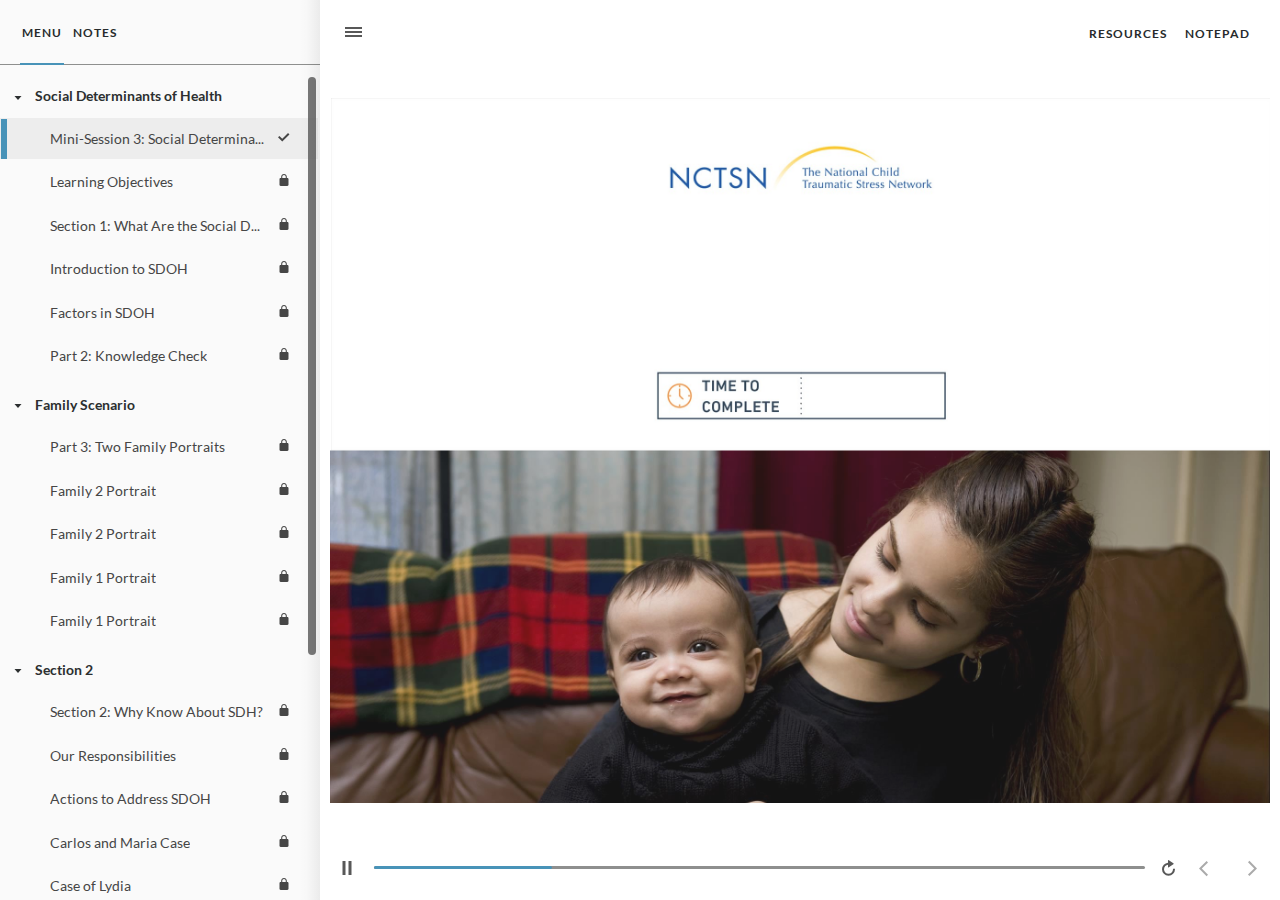
<file: index.html>
﻿<!doctype html>
<html lang="en-US">
<head>
  <meta charset="utf-8">
  <!-- Created using Storyline 360 - http://www.articulate.com  -->
  <!-- version: 3.73.29831.0 -->
  <title>SDOH_Final</title>
  <meta http-equiv="x-ua-compatible" content="IE=edge"/>
  <meta name="viewport" content="width=device-width,initial-scale=1,user-scalable=no,shrink-to-fit=no,minimal-ui"/>
  <meta name="apple-mobile-web-app-capable" content="yes"/>
  <style>
    html, body { height: 100%; padding: 0; margin: 0 }
    #app { height: 100%; width: 100%; }
  </style>

  <script>
    window.DS = {};
    window.globals = {
      DATA_PATH_BASE: '',
      HAS_FRAME: true,
      HAS_SLIDE: true,

      lmsPresent: false,
      tinCanPresent: false,
      cmi5Present: false,
      aoSupport: false,
      scale: 'noscale',
      captureRc: false,
      browserSize: 'optimal',
      bgColor: '#FFFFFF',
      features: 'AccessibleVideo,ConnectionMessages,FullScreenToggle,InsertSvgPicture,LayerPresentAsDialog,MultipleQuizTracking,PlayerSpeedControl,StreamingVideo,UpdatedThemeEditor,UseAudioElement',
      themeName: 'unified',
      preloaderColor: '#8C8C8C',
      suppressAnalytics: false,
      productChannel: 'stable',
      publishSource: 'storyline',
      aid: 'aid|3214418e-c2c4-44f7-86e8-0c979500d4ea',
      cid: 'c5850265-c5b4-4a25-ae45-7fd8acd29e9e',
      playerVersion: '3.73.29831.0',
      publishTimestamp: '2023-03-16T02:16:12.5533808Z',
      maxIosVideoElements: 10,
      connectionSettings: { message: 'You%20are%20offline.%20Trying%20to%20reconnect...', useDarkTheme: true },

      
      parseParams: function(qs) {
        if (window.globals.parsedParams != null) {
          return window.globals.parsedParams;
        }
        qs = (qs || window.location.search.substr(1)).split('+').join(' ');
        var params = {},
            tokens,
            re = /[?&]?([^=]+)=([^&]*)/g;

        while (tokens = re.exec(qs)) {
          params[decodeURIComponent(tokens[1]).trim()] =
            decodeURIComponent(tokens[2]).trim();
        }
        window.globals.parsedParams = params;
        return params;
      }

    };
  </script>
  <script>
    var isIe11 = ('ActiveXObject' in window || window.MSBlobBuilder != null)
      && window.msCrypto != null && !window.ActiveXObject;
    if (isIe11) {
      window.globals.unsupportedBrowser = true;
      document.write(atob('[base64]'));
    }
  </script>
  
  <script>window.THREE = { };</script>
  
</head>
<body style="background: #FFFFFF" class="cs-HTML theme-unified">
  <!-- 360 -->
  <script>!function(){var e,i=/iPhone/i,o=/iPod/i,n=/iPad/i,t=/\biOS-universal(?:.+)Mac\b/i,r=/\bAndroid(?:.+)Mobile\b/i,a=/Android/i,d=/(?:SD4930UR|\bSilk(?:.+)Mobile\b)/i,p=/Silk/i,l=/Windows Phone/i,u=/\bWindows(?:.+)ARM\b/i,b=/BlackBerry/i,s=/BB10/i,c=/Opera Mini/i,f=/\b(CriOS|Chrome)(?:.+)Mobile/i,h=/Mobile(?:.+)Firefox\b/i,v=function(e){return void 0!==e&&"MacIntel"===e.platform&&"number"==typeof e.maxTouchPoints&&e.maxTouchPoints>1&&"undefined"==typeof MSStream};e=function(e){var m={userAgent:"",platform:"",maxTouchPoints:0};e||"undefined"==typeof navigator?"string"==typeof e?m.userAgent=e:e&&e.userAgent&&(m={userAgent:e.userAgent,platform:e.platform,maxTouchPoints:e.maxTouchPoints||0}):m={userAgent:navigator.userAgent,platform:navigator.platform,maxTouchPoints:navigator.maxTouchPoints||0};var g=m.userAgent,y=g.split("[FBAN");void 0!==y[1]&&(g=y[0]),void 0!==(y=g.split("Twitter"))[1]&&(g=y[0]);var A=function(e){return function(i){return i.test(e)}}(g),w={apple:{phone:A(i)&&!A(l),ipod:A(o),tablet:!A(i)&&(A(n)||v(m))&&!A(l),universal:A(t),device:(A(i)||A(o)||A(n)||A(t)||v(m))&&!A(l)},amazon:{phone:A(d),tablet:!A(d)&&A(p),device:A(d)||A(p)},android:{phone:!A(l)&&A(d)||!A(l)&&A(r),tablet:!A(l)&&!A(d)&&!A(r)&&(A(p)||A(a)),device:!A(l)&&(A(d)||A(p)||A(r)||A(a))||A(/\bokhttp\b/i)},windows:{phone:A(l),tablet:A(u),device:A(l)||A(u)},other:{blackberry:A(b),blackberry10:A(s),opera:A(c),firefox:A(h),chrome:A(f),device:A(b)||A(s)||A(c)||A(h)||A(f)},any:!1,phone:!1,tablet:!1};return w.any=w.apple.device||w.android.device||w.windows.device||w.other.device,w.phone=w.apple.phone||w.android.phone||w.windows.phone,w.tablet=w.apple.tablet||w.android.tablet||w.windows.tablet,w}(),"object"==typeof exports&&"undefined"!=typeof module?module.exports=e:"function"==typeof define&&define.amd?define((function(){return e})):this.isMobile=e}();
    window.isMobile.apple.tablet = window.isMobile.apple.tablet ||
      (navigator.platform === 'MacIntel' && navigator.maxTouchPoints > 1);
    window.isMobile.apple.device = window.isMobile.apple.device || window.isMobile.apple.tablet;
    window.isMobile.tablet = window.isMobile.tablet || window.isMobile.apple.tablet;
    window.isMobile.any = window.isMobile.any || window.isMobile.apple.tablet;
  </script>

  <div id="focus-sink" tabindex="-1"></div>

  <div id="preso"></div>
  <script>
    (function() {

      var classTypes = [ 'desktop', 'mobile', 'phone', 'tablet' ];

      var addDeviceClasses = function(prefix, testObj) {
        var curr, i;
        for (i = 0; i < classTypes.length; i++) {
          curr = classTypes[i];
          if (testObj[curr]) {
            document.body.classList.add(prefix + curr);
          }
        }
      };

      var params = window.globals.parseParams(),
          isDevicePreview = params.devicepreview === '1',
          isPhoneOverride = params.deviceType === 'phone' || (isDevicePreview && params.phone == '1'),
          isTabletOverride = (params.deviceType === 'tablet' || isDevicePreview) && !isPhoneOverride,
          isMobileOverride = isPhoneOverride || isTabletOverride;

      var deviceView = {
        desktop: !window.isMobile.any && !isMobileOverride,
        mobile: window.isMobile.any || isMobileOverride,
        phone: isPhoneOverride || (window.isMobile.phone && !isTabletOverride),
        tablet: isTabletOverride || window.isMobile.tablet
      };

      window.globals.deviceView = deviceView;
      window.isMobile.desktop = !window.isMobile.any;
      window.isMobile.mobile = window.isMobile.any;

      addDeviceClasses('view-', deviceView);

    })();
  </script>
  
  <script src='story_content/user.js' type=text/javascript></script>
  <div class="slide-loader"></div>

  <script>
    var doc = document, loader = doc.body.querySelector('.slide-loader'); [ 1, 2, 3 ].forEach(function(n) { var d = doc.createElement('div'); d.style.backgroundColor = window.globals.preloaderColor; d.classList.add('mobile-loader-dot'); d.classList.add('dot' + n); loader.appendChild(d); });
  </script>

  <div class="mobile-load-title-overlay" style="display: none">
    <div class="mobile-load-title">SDOH_Final</div>
  </div>

  <div class="mobile-chrome-warning"></div>

  
<style>
  .warn-connection-dialog {
    display: none;
    background: transparent;
    pointer-events: none;
    position: fixed;
    left: 0;
    top: 0;
    width: 100%;
    height: 100%;
    z-index: 999;
  }

  .warn-connection-content {
    border-radius: 4px;
    background: white;
    border: 1px solid #E7E7E7;
    color: #333333;
    box-shadow: 0 2px 4px rgba(0, 0, 0, 0.25);
    transition: all 150ms ease-out;
    position: absolute;
    white-space: nowrap;
  }

  .view-phone.is-landscape .warn-connection-content {
    left: 23px;
    bottom: 23px;
  }

  .view-tablet.is-landscape .warn-connection-content {
    left: 50%;
    top: 20px;
    transform: translateX(-50%);
  }

  .is-portrait .warn-connection-content {
    transform: translate(-50%, calc(-100% - 15px));
  }

  .warn-connection-content p {
    display: inline-block;
    margin: 0 8px 0 0;
    line-height: 33px;
    font-size: 11px;
  }

  .warn-connection-content svg {
    position: relative;
    vertical-align: middle;
    margin: 0 2px 2px 8px;
  }

  .view-desktop .warn-connection-content {
    left: 1.5em;
    bottom: 1.5em;
  }

  .view-desktop .warn-connection-content p {
    font-size: 1.1em;
  }

  .is-offline .warn-connection-dialog {
    display: block;
  }

  .is-offline .cs-panel * {
    pointer-events: none !important;
  }

  .is-offline .cs-panel {
    pointer-events: all !important;
  }

  .is-offline #nav-controls * {
    pointer-events: none !important;
  }

  .is-offline #nav-controls {
    pointer-events: all !important;
  }
</style>

<div class="warn-connection-dialog">
  <div class="warn-connection-content">
    <svg width="17" height="15" viewBox="0 0 17 15" xmlns="http://www.w3.org/2000/svg">
      <path fill="#8F0000" stroke="white" d="M16.07,12.98 L15.88,12.23 L9.51,1.21 C8.97,0.26,7.6,0.26,7.06,1.21 L0.69,12.23 C0.15,13.16,0.81,14.36,1.91,14.36 H14.65 C15.47,14.36,16.05,13.7,16.07,12.98 Z"/>
      <path fill="white" stroke="white" d="M8.58,5.5 C8.35,5.28,8.5,5.35,8.21,5.32 C8.09,5.35,7.97,5.49,7.96,5.67 C7.97,5.79,7.98,5.92,7.98,6.04 L7.98,6.04 C7.99,6.17,8,6.31,8.01,6.43 L8.01,6.44 C8.03,6.92,8.06,7.41,8.09,7.9 L8.09,7.9 C8.12,8.39,8.14,8.88,8.17,9.37 C8.17,9.39,8.18,9.42,8.2,9.44 C8.23,9.46,8.25,9.47,8.28,9.47 C8.31,9.47,8.34,9.46,8.35,9.44 C8.37,9.43,8.38,9.4,8.39,9.35 L8.39,9.34 C8.39,9.24,8.4,9.15,8.4,9.05 L8.4,9.05 C8.41,8.96,8.41,8.86,8.42,8.75 C8.43,8.44,8.45,8.12,8.47,7.81 L8.47,7.81 C8.49,7.49,8.51,7.18,8.53,6.87 C8.55,6.46,8.56,6.05,8.59,5.64 L8.6,5.62 C8.6,5.57,8.59,5.53,8.58,5.5 L8.21,5.32 Z"/>
      <circle fill="white" stroke="white" cx="8.3" cy="11.35" r="0.3"/>
    </svg>
    <p>You are offline. Trying to reconnect...</p>
  </div>
</div>

<script>
  (function() {
    window.DS.connection = {
      warningShown: false,
      assets: {},
      loadingAssetGroup: false,
      retryDelay: 500
    };

    // @TODO this is POC code and can be cleaned up a bit more if we move forward
    // with the feature



    // The `window.globals.features` variable must be set in `webpack.dev.config` when testing locally - it is not enough
    // to have it in the data - but it must be set there as well.
    var useConnectionMessages = window.AbortController != null &&
      window.location.protocol != 'file:' &&
      window.globals.features.indexOf('ConnectionMessages') != -1;

    window.DS.connection.useConnectionMessages = useConnectionMessages

    var assetCount = 0;
    var checkLoadedId;
    var connectionSettings = window.globals.connectionSettings;

    if (useConnectionMessages && connectionSettings != null) {
      var contentEl = document.querySelector('.warn-connection-content');
      var messageEl = contentEl.querySelector('p')

      if (connectionSettings.useDarkTheme) {
        contentEl.style.borderColor = '#BABBBA';
        contentEl.style.backgroundColor = '#282828';
        contentEl.style.color = '#FFFFFF';
      }

      if (connectionSettings.message != null) {
        messageEl.textContent = window.decodeURIComponent(connectionSettings.message);
      }
    }

    function checkAssetsReady() {
      for (var i in DS.connection.assets) {
        if (!DS.connection.assets[i].success) {
          return false;
        }
      }
      return true;
    }

    function stopAssetGroup() {
      if (!useConnectionMessages) { return; }

      assetCount = 0;

      DS.connection.oldAssetGroup = DS.connection.assets;
      DS.connection.assets = {};
      DS.connection.loadingAssetGroup = false;
      clearInterval(checkLoadedId);
    }

    function startAssetGroup() {
      if (!useConnectionMessages) { return; }
      var ticks = 0;
      clearInterval(checkLoadedId);
      checkLoadedId = setInterval(function() {
        var loaded = 0;
        if (assetCount === 0 && loaded === 0) {
          clearInterval(checkLoadedId);
          return;
        }

        for (var i in DS.connection.assets) {
          if (DS.connection.assets[i].success) {
            loaded++;
          }
        }

        if (assetCount === loaded && checkAssetsReady()) {
          for (var i in DS.connection.assets) {
            if (DS.connection.assets[i].action) {
              DS.connection.assets[i].action();
            }
          }
          hideWarning();
          stopAssetGroup();
        }
      }, 100)
    }

    function requiredAsset(url, action, retry, type) {
      if (!useConnectionMessages) { return; }
      if (DS.connection.assets[url]) { return; }

      DS.connection.assets[url] = {
        success: false, action: action, retry: retry, type: type
      };
      assetCount = Object.keys(DS.connection.assets).length;
      if (!DS.connection.loadingAssetGroup) {
        startAssetGroup();
      }
      DS.connection.loadingAssetGroup = true;
    }

    function assetLoaded(url) {
      if (!useConnectionMessages) { return; }
      if (DS.connection.assets[url]) {
        DS.connection.assets[url].success = true;
      }
    }

    function assetFailed(url) {
      if (!useConnectionMessages) { return; }
      if (!DS.connection.assets[url]) {
        if (/\.js$/.test(url)) {
          setTimeout(function() {
            if (DS.connection.lastSlideLoaded != null) {
              DS.connection.lastSlideLoaded();
            }
          }, DS.connection.retryDelay);
        }
        return;
      }
      if (!DS.connection.warningShown) { showWarning(); }
      if (DS.connection.assets[url].retry) {
        setTimeout(function() {
          if (!DS.connection.assets[url].success) {
            DS.connection.assets[url].retry()
          }
        }, DS.connection.retryDelay);
      }
    }

    function hideWarning() {
      document.body.classList.remove('is-offline');
      DS.connection.warningShown = false;
    }
    DS.connection.hideWarning = hideWarning

    function showWarning(btn) {
      document.body.classList.add('is-offline')
      DS.connection.warningShown = true;
      updateWarningPosition();
    }

    function updateWarningPosition() {
      if (!DS.connection.warningShown) {
        return;
      }

      var isPortrait = document.body.classList.contains('is-portrait');
      var warningEl = document.querySelector('.warn-connection-content');

      if (isPortrait) {
        var slide = document.querySelector('.primary-slide');
        var slideRect = slide.getBoundingClientRect();

        warningEl.style.top = `${slideRect.top}px`
        warningEl.style.left = `${slideRect.left + slideRect.width / 2}px`
      } else {
        warningEl.style.top = null;
        warningEl.style.left = null;
      }

      window.requestAnimationFrame(updateWarningPosition);
    }

    // these will all be noops if the feature flag isn't set in
    // the data and `window.globals.features`
    DS.connection.requiredAsset = requiredAsset;
    DS.connection.assetLoaded = assetLoaded;
    DS.connection.assetFailed = assetFailed;
    DS.connection.stopAssetGroup = stopAssetGroup;
    DS.connection.startAssetGroup = startAssetGroup;
  })();
</script>


  <script>
    
    if (window.autoSpider && window.vInterfaceObject) {
      document.querySelector('.mobile-load-title-overlay').style.display = 'none';
    }
  </script>

  

  <link rel="stylesheet" href="html5/data/css/output.min.css" data-noprefix/>
</body>
<script src="html5/lib/scripts/bootstrapper.min.js"></script>
</html>
</file>
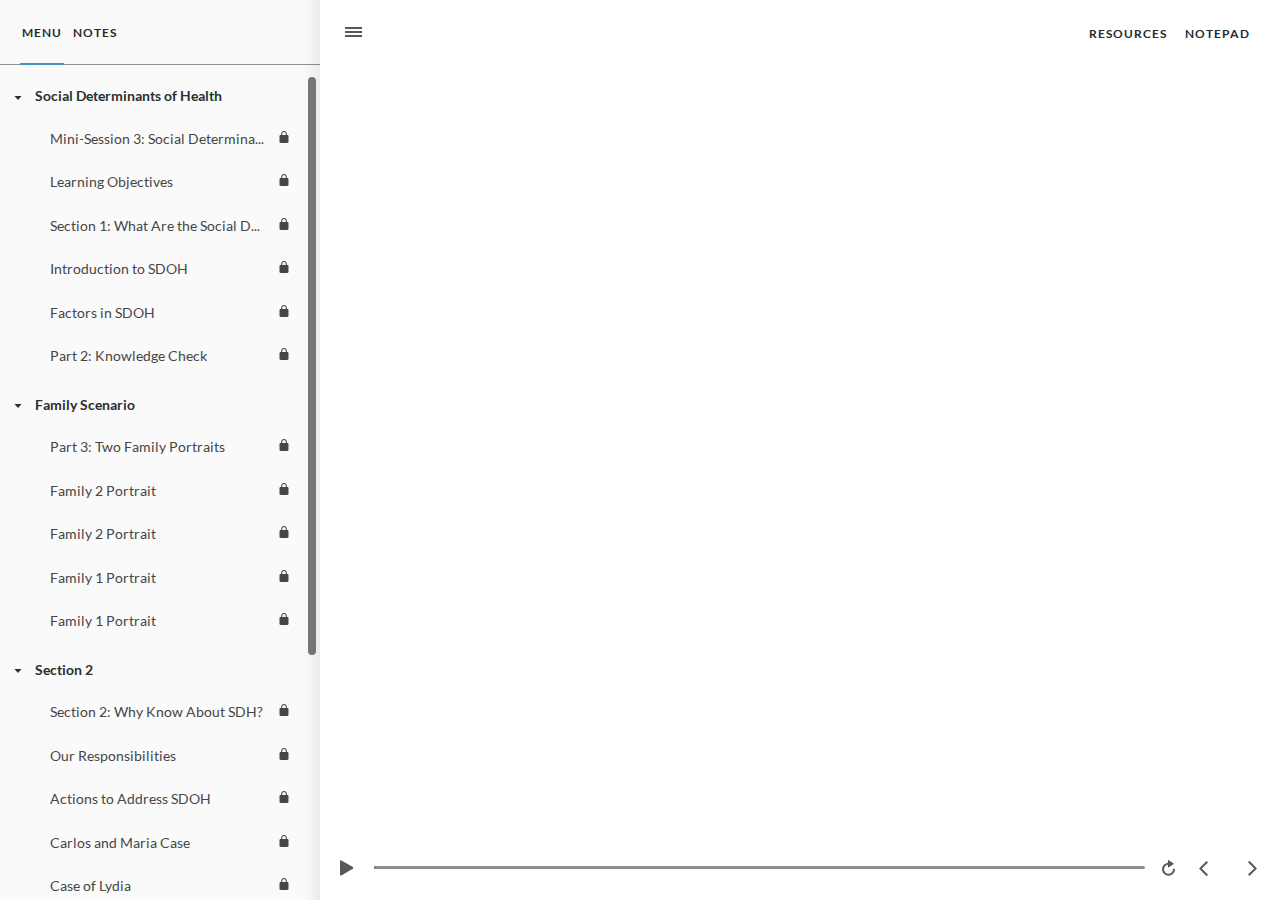
<file: index_lms.html>
<!doctype html>
<html lang="en-US">
<head>
  <meta charset="utf-8">
  <!-- Created using Storyline 360 - http://www.articulate.com  -->
  <!-- version: 3.73.29831.0 -->
  <title>SDOH_Final</title>
  <meta http-equiv="x-ua-compatible" content="IE=edge"/>
  <meta name="viewport" content="width=device-width,initial-scale=1,user-scalable=no,shrink-to-fit=no,minimal-ui"/>
  <meta name="apple-mobile-web-app-capable" content="yes"/>
  <style>
    html, body { height: 100%; padding: 0; margin: 0 }
    #app { height: 100%; width: 100%; }
  </style>

  <script>
    window.DS = {};
    window.globals = {
      DATA_PATH_BASE: '',
      HAS_FRAME: true,
      HAS_SLIDE: true,

      lmsPresent: true,
      tinCanPresent: false,
      cmi5Present: false,
      aoSupport: false,
      scale: 'noscale',
      captureRc: false,
      browserSize: 'optimal',
      bgColor: '#FFFFFF',
      features: 'AccessibleVideo,ConnectionMessages,FullScreenToggle,InsertSvgPicture,LayerPresentAsDialog,MultipleQuizTracking,PlayerSpeedControl,StreamingVideo,UpdatedThemeEditor,UseAudioElement',
      themeName: 'unified',
      preloaderColor: '#8C8C8C',
      suppressAnalytics: false,
      productChannel: 'stable',
      publishSource: 'storyline',
      aid: 'aid|3214418e-c2c4-44f7-86e8-0c979500d4ea',
      cid: 'c5850265-c5b4-4a25-ae45-7fd8acd29e9e',
      playerVersion: '3.73.29831.0',
      publishTimestamp: '2023-03-16T02:16:12.6263922Z',
      maxIosVideoElements: 10,
      connectionSettings: { message: 'You%20are%20offline.%20Trying%20to%20reconnect...', useDarkTheme: true },

      
      parseParams: function(qs) {
        if (window.globals.parsedParams != null) {
          return window.globals.parsedParams;
        }
        qs = (qs || window.location.search.substr(1)).split('+').join(' ');
        var params = {},
            tokens,
            re = /[?&]?([^=]+)=([^&]*)/g;

        while (tokens = re.exec(qs)) {
          params[decodeURIComponent(tokens[1]).trim()] =
            decodeURIComponent(tokens[2]).trim();
        }
        window.globals.parsedParams = params;
        return params;
      }

    };
  </script>
  <script>
    var isIe11 = ('ActiveXObject' in window || window.MSBlobBuilder != null)
      && window.msCrypto != null && !window.ActiveXObject;
    if (isIe11) {
      window.globals.unsupportedBrowser = true;
      document.write(atob('[base64]'));
    }
  </script>
  <script src="lms/scormdriver.js" charset="utf-8"></script>
  <script>window.THREE = { };</script>
  
</head>
<body style="background: #FFFFFF" class="cs-HTML theme-unified">
  <!-- 360 -->
  <script>!function(){var e,i=/iPhone/i,o=/iPod/i,n=/iPad/i,t=/\biOS-universal(?:.+)Mac\b/i,r=/\bAndroid(?:.+)Mobile\b/i,a=/Android/i,d=/(?:SD4930UR|\bSilk(?:.+)Mobile\b)/i,p=/Silk/i,l=/Windows Phone/i,u=/\bWindows(?:.+)ARM\b/i,b=/BlackBerry/i,s=/BB10/i,c=/Opera Mini/i,f=/\b(CriOS|Chrome)(?:.+)Mobile/i,h=/Mobile(?:.+)Firefox\b/i,v=function(e){return void 0!==e&&"MacIntel"===e.platform&&"number"==typeof e.maxTouchPoints&&e.maxTouchPoints>1&&"undefined"==typeof MSStream};e=function(e){var m={userAgent:"",platform:"",maxTouchPoints:0};e||"undefined"==typeof navigator?"string"==typeof e?m.userAgent=e:e&&e.userAgent&&(m={userAgent:e.userAgent,platform:e.platform,maxTouchPoints:e.maxTouchPoints||0}):m={userAgent:navigator.userAgent,platform:navigator.platform,maxTouchPoints:navigator.maxTouchPoints||0};var g=m.userAgent,y=g.split("[FBAN");void 0!==y[1]&&(g=y[0]),void 0!==(y=g.split("Twitter"))[1]&&(g=y[0]);var A=function(e){return function(i){return i.test(e)}}(g),w={apple:{phone:A(i)&&!A(l),ipod:A(o),tablet:!A(i)&&(A(n)||v(m))&&!A(l),universal:A(t),device:(A(i)||A(o)||A(n)||A(t)||v(m))&&!A(l)},amazon:{phone:A(d),tablet:!A(d)&&A(p),device:A(d)||A(p)},android:{phone:!A(l)&&A(d)||!A(l)&&A(r),tablet:!A(l)&&!A(d)&&!A(r)&&(A(p)||A(a)),device:!A(l)&&(A(d)||A(p)||A(r)||A(a))||A(/\bokhttp\b/i)},windows:{phone:A(l),tablet:A(u),device:A(l)||A(u)},other:{blackberry:A(b),blackberry10:A(s),opera:A(c),firefox:A(h),chrome:A(f),device:A(b)||A(s)||A(c)||A(h)||A(f)},any:!1,phone:!1,tablet:!1};return w.any=w.apple.device||w.android.device||w.windows.device||w.other.device,w.phone=w.apple.phone||w.android.phone||w.windows.phone,w.tablet=w.apple.tablet||w.android.tablet||w.windows.tablet,w}(),"object"==typeof exports&&"undefined"!=typeof module?module.exports=e:"function"==typeof define&&define.amd?define((function(){return e})):this.isMobile=e}();
    window.isMobile.apple.tablet = window.isMobile.apple.tablet ||
      (navigator.platform === 'MacIntel' && navigator.maxTouchPoints > 1);
    window.isMobile.apple.device = window.isMobile.apple.device || window.isMobile.apple.tablet;
    window.isMobile.tablet = window.isMobile.tablet || window.isMobile.apple.tablet;
    window.isMobile.any = window.isMobile.any || window.isMobile.apple.tablet;
  </script>

  <div id="focus-sink" tabindex="-1"></div>

  <div id="preso"></div>
  <script>
    (function() {

      var classTypes = [ 'desktop', 'mobile', 'phone', 'tablet' ];

      var addDeviceClasses = function(prefix, testObj) {
        var curr, i;
        for (i = 0; i < classTypes.length; i++) {
          curr = classTypes[i];
          if (testObj[curr]) {
            document.body.classList.add(prefix + curr);
          }
        }
      };

      var params = window.globals.parseParams(),
          isDevicePreview = params.devicepreview === '1',
          isPhoneOverride = params.deviceType === 'phone' || (isDevicePreview && params.phone == '1'),
          isTabletOverride = (params.deviceType === 'tablet' || isDevicePreview) && !isPhoneOverride,
          isMobileOverride = isPhoneOverride || isTabletOverride;

      var deviceView = {
        desktop: !window.isMobile.any && !isMobileOverride,
        mobile: window.isMobile.any || isMobileOverride,
        phone: isPhoneOverride || (window.isMobile.phone && !isTabletOverride),
        tablet: isTabletOverride || window.isMobile.tablet
      };

      window.globals.deviceView = deviceView;
      window.isMobile.desktop = !window.isMobile.any;
      window.isMobile.mobile = window.isMobile.any;

      addDeviceClasses('view-', deviceView);

    })();
  </script>
  
  <script src='story_content/user.js' type=text/javascript></script>
  <div class="slide-loader"></div>

  <script>
    var doc = document, loader = doc.body.querySelector('.slide-loader'); [ 1, 2, 3 ].forEach(function(n) { var d = doc.createElement('div'); d.style.backgroundColor = window.globals.preloaderColor; d.classList.add('mobile-loader-dot'); d.classList.add('dot' + n); loader.appendChild(d); });
  </script>

  <div class="mobile-load-title-overlay" style="display: none">
    <div class="mobile-load-title">SDOH_Final</div>
  </div>

  <div class="mobile-chrome-warning"></div>

  
<style>
  .warn-connection-dialog {
    display: none;
    background: transparent;
    pointer-events: none;
    position: fixed;
    left: 0;
    top: 0;
    width: 100%;
    height: 100%;
    z-index: 999;
  }

  .warn-connection-content {
    border-radius: 4px;
    background: white;
    border: 1px solid #E7E7E7;
    color: #333333;
    box-shadow: 0 2px 4px rgba(0, 0, 0, 0.25);
    transition: all 150ms ease-out;
    position: absolute;
    white-space: nowrap;
  }

  .view-phone.is-landscape .warn-connection-content {
    left: 23px;
    bottom: 23px;
  }

  .view-tablet.is-landscape .warn-connection-content {
    left: 50%;
    top: 20px;
    transform: translateX(-50%);
  }

  .is-portrait .warn-connection-content {
    transform: translate(-50%, calc(-100% - 15px));
  }

  .warn-connection-content p {
    display: inline-block;
    margin: 0 8px 0 0;
    line-height: 33px;
    font-size: 11px;
  }

  .warn-connection-content svg {
    position: relative;
    vertical-align: middle;
    margin: 0 2px 2px 8px;
  }

  .view-desktop .warn-connection-content {
    left: 1.5em;
    bottom: 1.5em;
  }

  .view-desktop .warn-connection-content p {
    font-size: 1.1em;
  }

  .is-offline .warn-connection-dialog {
    display: block;
  }

  .is-offline .cs-panel * {
    pointer-events: none !important;
  }

  .is-offline .cs-panel {
    pointer-events: all !important;
  }

  .is-offline #nav-controls * {
    pointer-events: none !important;
  }

  .is-offline #nav-controls {
    pointer-events: all !important;
  }
</style>

<div class="warn-connection-dialog">
  <div class="warn-connection-content">
    <svg width="17" height="15" viewBox="0 0 17 15" xmlns="http://www.w3.org/2000/svg">
      <path fill="#8F0000" stroke="white" d="M16.07,12.98 L15.88,12.23 L9.51,1.21 C8.97,0.26,7.6,0.26,7.06,1.21 L0.69,12.23 C0.15,13.16,0.81,14.36,1.91,14.36 H14.65 C15.47,14.36,16.05,13.7,16.07,12.98 Z"/>
      <path fill="white" stroke="white" d="M8.58,5.5 C8.35,5.28,8.5,5.35,8.21,5.32 C8.09,5.35,7.97,5.49,7.96,5.67 C7.97,5.79,7.98,5.92,7.98,6.04 L7.98,6.04 C7.99,6.17,8,6.31,8.01,6.43 L8.01,6.44 C8.03,6.92,8.06,7.41,8.09,7.9 L8.09,7.9 C8.12,8.39,8.14,8.88,8.17,9.37 C8.17,9.39,8.18,9.42,8.2,9.44 C8.23,9.46,8.25,9.47,8.28,9.47 C8.31,9.47,8.34,9.46,8.35,9.44 C8.37,9.43,8.38,9.4,8.39,9.35 L8.39,9.34 C8.39,9.24,8.4,9.15,8.4,9.05 L8.4,9.05 C8.41,8.96,8.41,8.86,8.42,8.75 C8.43,8.44,8.45,8.12,8.47,7.81 L8.47,7.81 C8.49,7.49,8.51,7.18,8.53,6.87 C8.55,6.46,8.56,6.05,8.59,5.64 L8.6,5.62 C8.6,5.57,8.59,5.53,8.58,5.5 L8.21,5.32 Z"/>
      <circle fill="white" stroke="white" cx="8.3" cy="11.35" r="0.3"/>
    </svg>
    <p>You are offline. Trying to reconnect...</p>
  </div>
</div>

<script>
  (function() {
    window.DS.connection = {
      warningShown: false,
      assets: {},
      loadingAssetGroup: false,
      retryDelay: 500
    };

    // @TODO this is POC code and can be cleaned up a bit more if we move forward
    // with the feature



    // The `window.globals.features` variable must be set in `webpack.dev.config` when testing locally - it is not enough
    // to have it in the data - but it must be set there as well.
    var useConnectionMessages = window.AbortController != null &&
      window.location.protocol != 'file:' &&
      window.globals.features.indexOf('ConnectionMessages') != -1;

    window.DS.connection.useConnectionMessages = useConnectionMessages

    var assetCount = 0;
    var checkLoadedId;
    var connectionSettings = window.globals.connectionSettings;

    if (useConnectionMessages && connectionSettings != null) {
      var contentEl = document.querySelector('.warn-connection-content');
      var messageEl = contentEl.querySelector('p')

      if (connectionSettings.useDarkTheme) {
        contentEl.style.borderColor = '#BABBBA';
        contentEl.style.backgroundColor = '#282828';
        contentEl.style.color = '#FFFFFF';
      }

      if (connectionSettings.message != null) {
        messageEl.textContent = window.decodeURIComponent(connectionSettings.message);
      }
    }

    function checkAssetsReady() {
      for (var i in DS.connection.assets) {
        if (!DS.connection.assets[i].success) {
          return false;
        }
      }
      return true;
    }

    function stopAssetGroup() {
      if (!useConnectionMessages) { return; }

      assetCount = 0;

      DS.connection.oldAssetGroup = DS.connection.assets;
      DS.connection.assets = {};
      DS.connection.loadingAssetGroup = false;
      clearInterval(checkLoadedId);
    }

    function startAssetGroup() {
      if (!useConnectionMessages) { return; }
      var ticks = 0;
      clearInterval(checkLoadedId);
      checkLoadedId = setInterval(function() {
        var loaded = 0;
        if (assetCount === 0 && loaded === 0) {
          clearInterval(checkLoadedId);
          return;
        }

        for (var i in DS.connection.assets) {
          if (DS.connection.assets[i].success) {
            loaded++;
          }
        }

        if (assetCount === loaded && checkAssetsReady()) {
          for (var i in DS.connection.assets) {
            if (DS.connection.assets[i].action) {
              DS.connection.assets[i].action();
            }
          }
          hideWarning();
          stopAssetGroup();
        }
      }, 100)
    }

    function requiredAsset(url, action, retry, type) {
      if (!useConnectionMessages) { return; }
      if (DS.connection.assets[url]) { return; }

      DS.connection.assets[url] = {
        success: false, action: action, retry: retry, type: type
      };
      assetCount = Object.keys(DS.connection.assets).length;
      if (!DS.connection.loadingAssetGroup) {
        startAssetGroup();
      }
      DS.connection.loadingAssetGroup = true;
    }

    function assetLoaded(url) {
      if (!useConnectionMessages) { return; }
      if (DS.connection.assets[url]) {
        DS.connection.assets[url].success = true;
      }
    }

    function assetFailed(url) {
      if (!useConnectionMessages) { return; }
      if (!DS.connection.assets[url]) {
        if (/\.js$/.test(url)) {
          setTimeout(function() {
            if (DS.connection.lastSlideLoaded != null) {
              DS.connection.lastSlideLoaded();
            }
          }, DS.connection.retryDelay);
        }
        return;
      }
      if (!DS.connection.warningShown) { showWarning(); }
      if (DS.connection.assets[url].retry) {
        setTimeout(function() {
          if (!DS.connection.assets[url].success) {
            DS.connection.assets[url].retry()
          }
        }, DS.connection.retryDelay);
      }
    }

    function hideWarning() {
      document.body.classList.remove('is-offline');
      DS.connection.warningShown = false;
    }
    DS.connection.hideWarning = hideWarning

    function showWarning(btn) {
      document.body.classList.add('is-offline')
      DS.connection.warningShown = true;
      updateWarningPosition();
    }

    function updateWarningPosition() {
      if (!DS.connection.warningShown) {
        return;
      }

      var isPortrait = document.body.classList.contains('is-portrait');
      var warningEl = document.querySelector('.warn-connection-content');

      if (isPortrait) {
        var slide = document.querySelector('.primary-slide');
        var slideRect = slide.getBoundingClientRect();

        warningEl.style.top = `${slideRect.top}px`
        warningEl.style.left = `${slideRect.left + slideRect.width / 2}px`
      } else {
        warningEl.style.top = null;
        warningEl.style.left = null;
      }

      window.requestAnimationFrame(updateWarningPosition);
    }

    // these will all be noops if the feature flag isn't set in
    // the data and `window.globals.features`
    DS.connection.requiredAsset = requiredAsset;
    DS.connection.assetLoaded = assetLoaded;
    DS.connection.assetFailed = assetFailed;
    DS.connection.stopAssetGroup = stopAssetGroup;
    DS.connection.startAssetGroup = startAssetGroup;
  })();
</script>


  <script>
    
    if (window.autoSpider && window.vInterfaceObject) {
      document.querySelector('.mobile-load-title-overlay').style.display = 'none';
    }
  </script>

  

  <link rel="stylesheet" href="html5/data/css/output.min.css" data-noprefix/>
</body>
<script src="html5/lib/scripts/bootstrapper.min.js"></script>
</html>
</file>
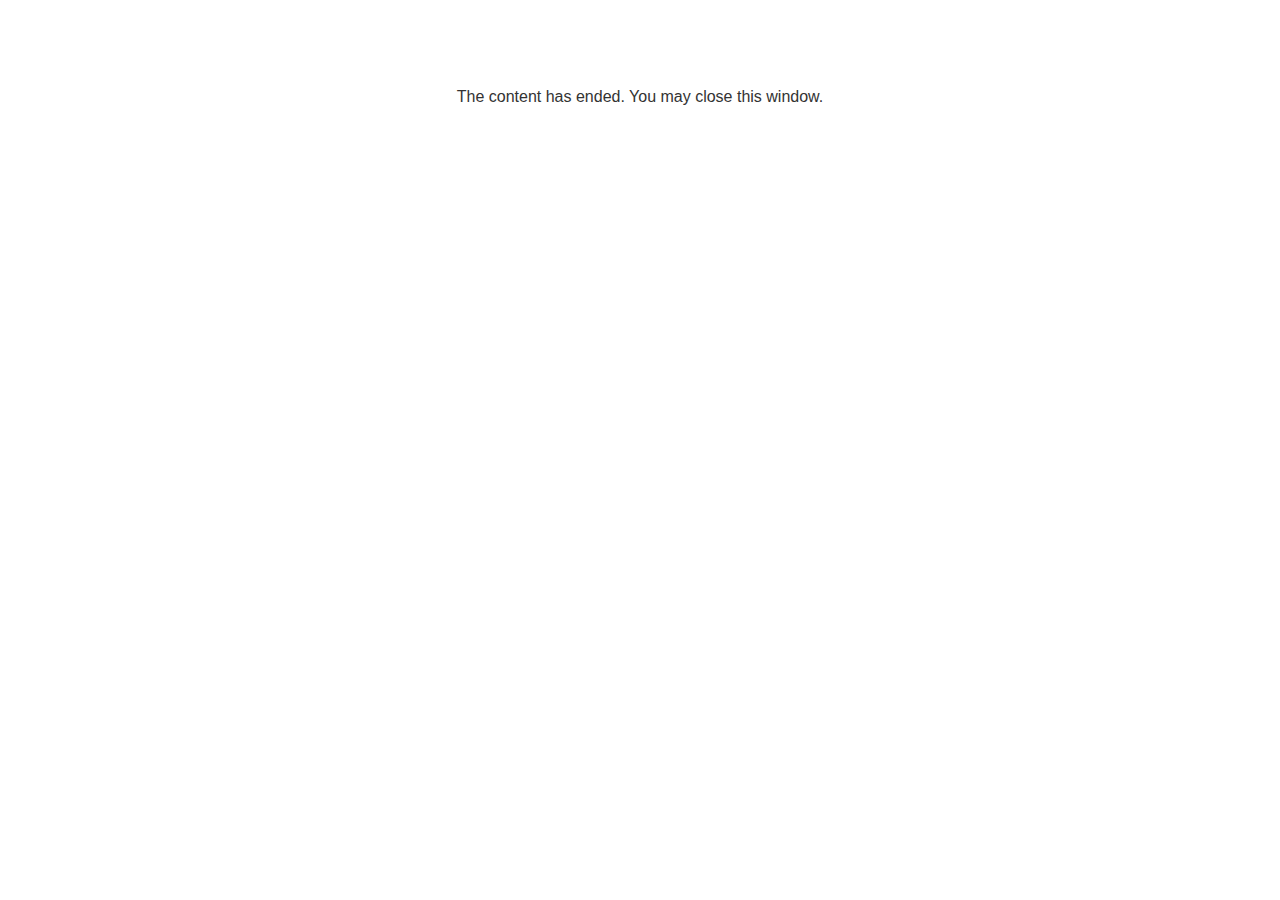
<file: lms/goodbye.html>
<!doctype html>
<html>
<body style="background-color: #ffffff;">

<p role="alert" style="color: #333333;font-family: Lato, articulate, tahoma, arial;font-size: medium;text-align: center;">
<br><br><br><br>
The content has ended. You may close this window.
</p>

</body>
</html>
</file>
